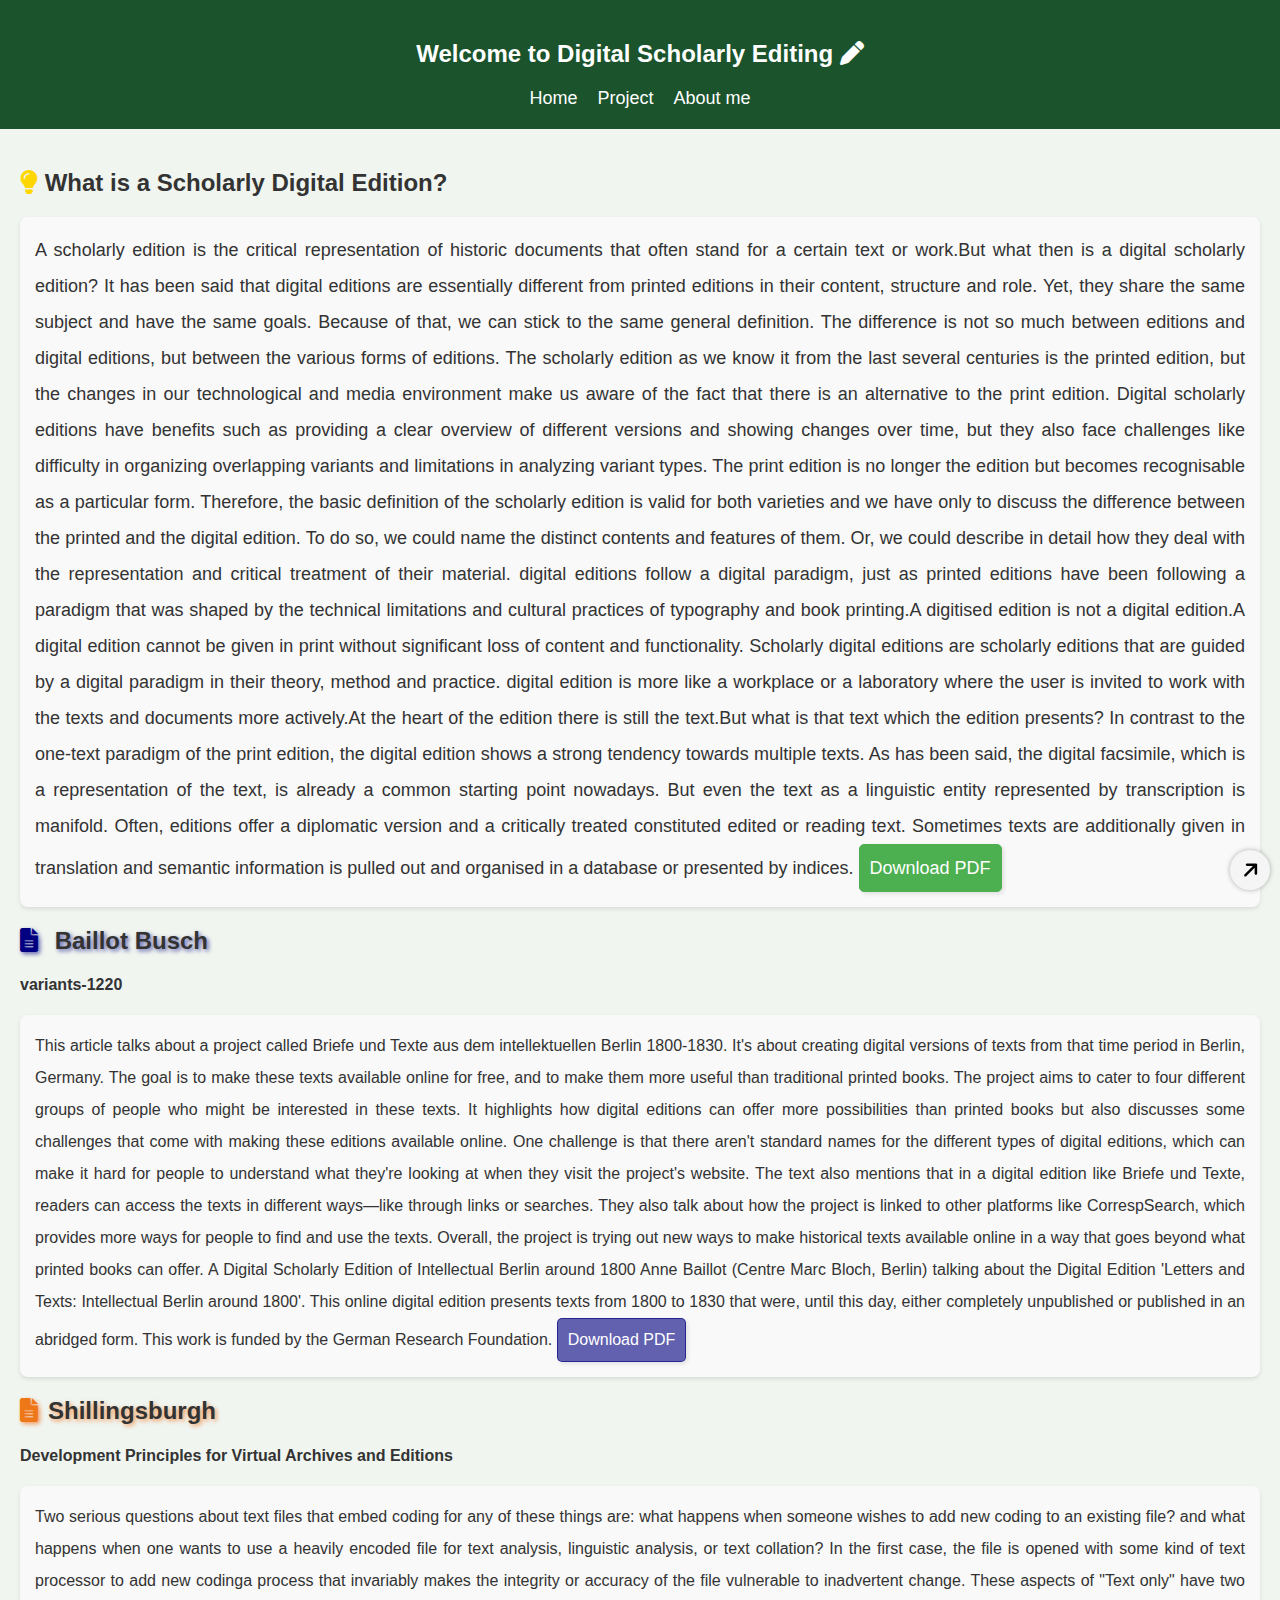
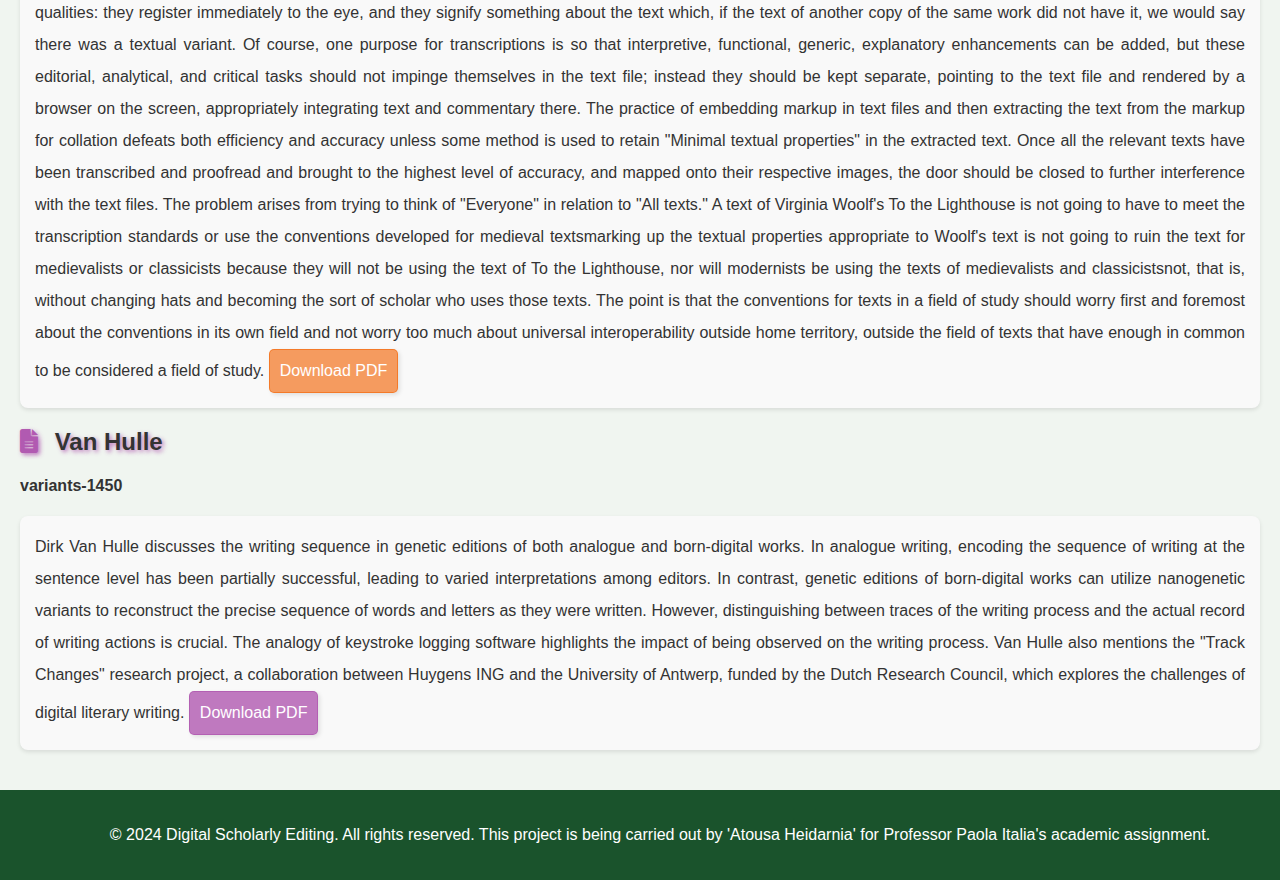
<file: index.html>
<!DOCTYPE html>
<html lang="en">
  <head>
    <meta charset="UTF-8" />
    <meta name="viewport" content="width=device-width, initial-scale=1.0" />
    <title>Philology Website</title>
    <link rel="stylesheet" href="./scholarly.css" />
    <link
      rel="icon"
      type="image/png"
      sizes="32x32"
      href="./android-chrome-192x192.png"
    />
    <link
      rel="stylesheet"
      href="https://cdnjs.cloudflare.com/ajax/libs/font-awesome/6.0.0-beta3/css/all.min.css"
    />
   
  </head>
  <body>
    <header>
      <div class="container">
        <div class="color-changing-text">
          Welcome to Digital Scholarly Editing <i class="fas fa-pen"></i>
        </div>
      </div>
      <nav>
        <ul>
          <li><a href="#"  target="_blank">Home</a></li>
          <li><a href="./project.html" target="_blank">Project</a></li>
          <li><a href="./aboutme.html" target="_blank">About me</a></li>
        </ul>
      </nav>
    </header>
    <main>
      <section>
        <h2>
          <i class="fas fa-lightbulb" style="color: gold"></i> What is a
          Scholarly Digital Edition?
        </h2>
        <p class="pfirst">
          A scholarly edition is the critical representation of historic
          documents that often stand for a certain text or work.But what then is
          a digital scholarly edition? It has been said that digital editions
          are essentially different from printed editions in their content,
          structure and role. Yet, they share the same subject and have the same
          goals. Because of that, we can stick to the same general definition.
          The difference is not so much between editions and digital editions,
          but between the various forms of editions. The scholarly edition as we
          know it from the last several centuries is the printed edition, but
          the changes in our technological and media environment make us aware
          of the fact that there is an alternative to the print edition. Digital
          scholarly editions have benefits such as providing a clear overview of
          different versions and showing changes over time, but they also face
          challenges like difficulty in organizing overlapping variants and
          limitations in analyzing variant types. The print edition is no longer
          the edition but becomes recognisable as a particular form. Therefore,
          the basic definition of the scholarly edition is valid for both
          varieties and we have only to discuss the difference between the
          printed and the digital edition. To do so, we could name the distinct
          contents and features of them. Or, we could describe in detail how
          they deal with the representation and critical treatment of their
          material. digital editions follow a digital paradigm, just as printed
          editions have been following a paradigm that was shaped by the
          technical limitations and cultural practices of typography and book
          printing.A digitised edition is not a digital edition.A digital
          edition cannot be given in print without significant loss of content
          and functionality. Scholarly digital editions are scholarly editions
          that are guided by a digital paradigm in their theory, method and
          practice. digital edition is more like a workplace or a laboratory
          where the user is invited to work with the texts and documents more
          actively.At the heart of the edition there is still the text.But what
          is that text which the edition presents? In contrast to the one-text
          paradigm of the print edition, the digital edition shows a strong
          tendency towards multiple texts. As has been said, the digital
          facsimile, which is a representation of the text, is already a common
          starting point nowadays. But even the text as a linguistic entity
          represented by transcription is manifold. Often, editions offer a
          diplomatic version and a critically treated constituted edited or
          reading text. Sometimes texts are additionally given in translation
          and semantic information is pulled out and organised in a database or
          presented by indices.
          <a
            href="./(2016) Digital-Scholarly-Editing-Theories-Practices DRISCOLL-PIERAZZO (1).pdf"
            download
            id="downloadLink"
            >Download PDF</a
          >
        </p>
      </section>
      <section>
        <h2 id="baillot">
          <i class="fas fa-file-alt"></i> Baillot Busch
          <h4>variants-1220</h4>
        </h2>
        <p class="baillot">
          This article talks about a project called Briefe und Texte aus dem
          intellektuellen Berlin 1800-1830. It's about creating digital versions
          of texts from that time period in Berlin, Germany. The goal is to make
          these texts available online for free, and to make them more useful
          than traditional printed books. The project aims to cater to four
          different groups of people who might be interested in these texts. It
          highlights how digital editions can offer more possibilities than
          printed books but also discusses some challenges that come with making
          these editions available online. One challenge is that there aren't
          standard names for the different types of digital editions, which can
          make it hard for people to understand what they're looking at when
          they visit the project's website. The text also mentions that in a
          digital edition like Briefe und Texte, readers can access the texts in
          different ways—like through links or searches. They also talk about
          how the project is linked to other platforms like CorrespSearch, which
          provides more ways for people to find and use the texts. Overall, the
          project is trying out new ways to make historical texts available
          online in a way that goes beyond what printed books can offer. A
          Digital Scholarly Edition of Intellectual Berlin around 1800 Anne
          Baillot (Centre Marc Bloch, Berlin) talking about the Digital Edition
          'Letters and Texts: Intellectual Berlin around 1800'. This online
          digital edition presents texts from 1800 to 1830 that were, until this
          day, either completely unpublished or published in an abridged form.
          This work is funded by the German Research Foundation.
          <a
            id="sec"
            href="./Baillot Busch 2021 variants-1220.pdf"
            download
            id="downloadLink"
            >Download PDF</a
          >
        </p>
      </section>
      <section>
        <h2 id="shilli">
          <i class="fas fa-file-alt" style="color: rgb(238, 119, 23)"></i
          >Shillingsburgh
          <h4>Development Principles for Virtual Archives and Editions</h4>
        </h2>
        <p class="shilli">
          Two serious questions about text files that embed coding for any of
          these things are: what happens when someone wishes to add new coding
          to an existing file? and what happens when one wants to use a heavily
          encoded file for text analysis, linguistic analysis, or text
          collation? In the first case, the file is opened with some kind of
          text processor to add new coding­­a process that invariably makes the
          integrity or accuracy of the file vulnerable to inadvertent change.
          These aspects of "Text only" have two qualities: they register
          immediately to the eye, and they signify something about the text
          which, if the text of another copy of the same work did not have it,
          we would say there was a textual variant. Of course, one purpose for
          transcriptions is so that interpretive, functional, generic,
          explanatory enhancements can be added, but these editorial,
          analytical, and critical tasks should not impinge themselves in the
          text file; instead they should be kept separate, pointing to the text
          file and rendered by a browser on the screen, appropriately
          integrating text and commentary there. The practice of embedding
          markup in text files and then extracting the text from the markup for
          collation defeats both efficiency and accuracy unless some method is
          used to retain "Minimal textual properties" in the extracted text.
          Once all the relevant texts have been transcribed and proofread and
          brought to the highest level of accuracy, and mapped onto their
          respective images, the door should be closed to further interference
          with the text files. The problem arises from trying to think of
          "Everyone" in relation to "All texts." A text of Virginia Woolf's To
          the Lighthouse is not going to have to meet the transcription
          standards or use the conventions developed for medieval texts­­marking
          up the textual properties appropriate to Woolf's text is not going to
          ruin the text for medievalists or classicists because they will not be
          using the text of To the Lighthouse, nor will modernists be using the
          texts of medievalists and classicists­­not, that is, without changing
          hats and becoming the sort of scholar who uses those texts. The point
          is that the conventions for texts in a field of study should worry
          first and foremost about the conventions in its own field and not
          worry too much about universal interoperability outside home
          territory, outside the field of texts that have enough in common to be
          considered a field of study.
          <a
            id="third"
            href="./Shillingsburgh - Development Principles for Virtual Archives and Editions.pdf"
            download
            id="downloadLink"
            >Download PDF</a
          >
        </p>
      </section>
      <section>
        <h2 id="van">
          <i class="fas fa-file-alt" style="color: #b15ab1"></i> Van Hulle
          <h4>variants-1450</h4>
        </h2>
        <p class="van">
          Dirk Van Hulle discusses the writing sequence in genetic editions of both analogue and born-digital works. In analogue writing, encoding the sequence of writing at the sentence level has been partially successful, leading to varied interpretations among editors. In contrast, genetic editions of born-digital works can utilize nanogenetic variants to reconstruct the precise sequence of words and letters as they were written. However, distinguishing between traces of the writing process and the actual record of writing actions is crucial. The analogy of keystroke logging software highlights the impact of being observed on the writing process. Van Hulle also mentions the "Track Changes" research project, a collaboration between Huygens ING and the University of Antwerp, funded by the Dutch Research Council, which explores the challenges of digital literary writing.
          <a
          id="forth"
          href="./Van Hulle - variants-1450.pdf"
          download
          id="downloadLink"
          >Download PDF</a
        </p>
    </main>
    <footer>
      <p>
        &copy; 2024 Digital Scholarly Editing. All rights reserved. This project
        is being carried out by 'Atousa Heidarnia' for Professor Paola Italia's
        academic assignment.
      </p>
      <a href="#" class="back-to-top">
        <i class="fas fa-arrow-up"></i>
      </a>
    
    </footer>
  </body>
</html>
</file>
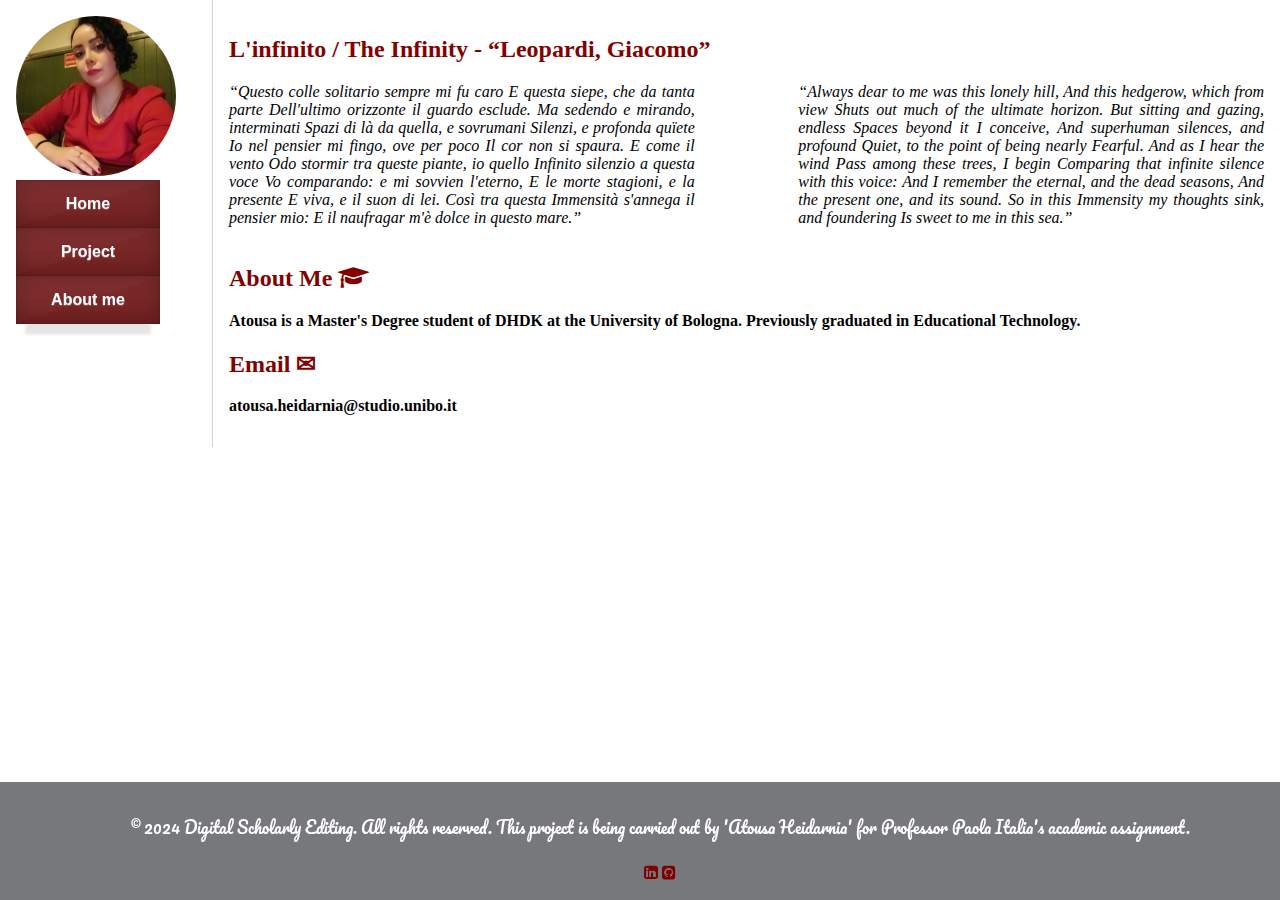
<file: aboutme.html>
<!DOCTYPE html>
<html lang="en">
  <head>
    <meta charset="UTF-8" />
    <meta http-equiv="X-UA-Compatible" content="IE=edge" />
    <meta name="viewport" content="width=device-width, initial-scale=1.0" />
    <title>About Me</title>
    <link rel="stylesheet" href="./aboutme.css" />
       <link
      rel="icon"
      type="image/png"
      sizes="32x32"
      href="./android-chrome-192x192.png"
    />
    <link
    <link
      rel="stylesheet"
      href="https://cdnjs.cloudflare.com/ajax/libs/font-awesome/4.7.0/css/font-awesome.min.css"
    />
    <style>
      body {
        margin: 0;
        box-sizing: border-box;
      }

      .container {
        line-height: 150%;
      }
      h2{color: #830200;;}

      .header {
        display: flex;
        justify-content: space-between;
        align-items: center;
        padding: 15px;
        background-color: #656669e1;
      }

      .header h1 {
        font-size: 30px;
        font-family: "Pacifico", cursive;
        color: white;
      }

      .left {
        float: left;
        width: 180px;
        margin: 0;
        padding: 1em;
      }

      .left img {
        border-radius: 50%;
        transition: transform 0.3s ease-in-out;
      }

      .left img:hover {
        transform: scale(1.1);
      }

      .content {
        margin-left: 190px;
        border-left: 1px solid #d4d4d4;
        padding: 1em;
        overflow: hidden;
      }

      ul {
        list-style-type: none;
        margin: 0;
        padding: 0;
        font-family: sans-serif;
      }

      li a {
        display: block;
        color: #000;
        padding: 8px 16px;
        text-decoration: none;
      }

      li a.active {
        background-color: #84e4e2;
        color: white;
      }

      li a:hover:not(.active) {
        background-color: #29292a;
        color: white;
      }

      .poem-container {
        display: flex;
        justify-content: space-between;
      }

      .poem {color: #830200;
        text-align: justify;
        flex-basis: 45%;
      }

      .poem q {
        font-style: italic;
        color:black;
      }


    </style>
  </head>
  <body>

      <aside class="left">
        <img src="./me.jpg" alt="mypicture" width="160px" />
        <nav class="mainNav">
          <ul>
            <li>
              <a href="./index.html" target="_blank" data-title="Home"  target="_blank">Home</a>
            </li>
            <li>
              <a
                href="./project.html"
                target="_blank"
                data-title="Project"
                >Project</a
              >
            </li>

            </li>
            <li><a href="#" target="_blank" data-title="About me"  target="_blank">About me</a></li>
          </ul>
          <br />
        </nav>
      </aside>

      <main class="content">
        <div class="title-section">
          <h2 class="title">L'infinito / The Infinity - <q>Leopardi, Giacomo</q></h2>
          <div class="poem-container">
            <div class="poem">
              <q
              >Questo colle solitario sempre mi fu caro E questa siepe, che da
              tanta parte Dell'ultimo orizzonte il guardo esclude. Ma sedendo
              e mirando, interminati Spazi di là da quella, e sovrumani
              Silenzi, e profonda quïete Io nel pensier mi fingo, ove per poco
              Il cor non si spaura. E come il vento Odo stormir tra queste
              piante, io quello Infinito silenzio a questa voce Vo comparando:
              e mi sovvien l'eterno, E le morte stagioni, e la presente E
              viva, e il suon di lei. Così tra questa Immensità s'annega il
              pensier mio: E il naufragar m'è dolce in questo mare.</q
            > 
            </div>
            <div class="poem">
              <q
                >Always dear to me was this lonely hill, And this hedgerow,
                which from view Shuts out much of the ultimate horizon. But
                sitting and gazing, endless Spaces beyond it I conceive, And
                superhuman silences, and profound Quiet, to the point of being
                nearly Fearful. And as I hear the wind Pass among these trees, I
                begin Comparing that infinite silence with this voice: And I
                remember the eternal, and the dead seasons, And the present one,
                and its sound. So in this Immensity my thoughts sink, and
                foundering Is sweet to me in this sea.</q
              >
              
            </div>
          </div>
        </div>
        <br />
        <h2>
          About Me <i class="fa fa-graduation-cap" aria-hidden="true"></i>
        </h2>
        <p style="color: black;">
          Atousa is a Master's Degree student of DHDK at the University of
          Bologna. Previously graduated in Educational Technology.
        </p>
        <h2>Email <span class="email-icon">✉</span></h2>
        <p>
          <a id="uniqemail" href="mailto:atousa.heidarnia@studio.unibo.it">atousa.heidarnia@studio.unibo.it
            </a >
        </p>
      </main>
      <footer class="footer">
        <p>
            &copy; 2024 Digital Scholarly Editing. All rights reserved. This project
            is being carried out by 'Atousa Heidarnia' for Professor Paola Italia's
            academic assignment.
          </p>
        <a href="https://www.linkedin.com/in/atousa-heidarnia/" target="_blank"><i class="fa fa-linkedin-square" aria-hidden="true"></i></a>
        <a href="https://github.com/Atousa95" target="_blank"><i class="fa fa-github-square" aria-hidden="true"></i></a>
      </footer>

   
  </body>
</html>
</file>
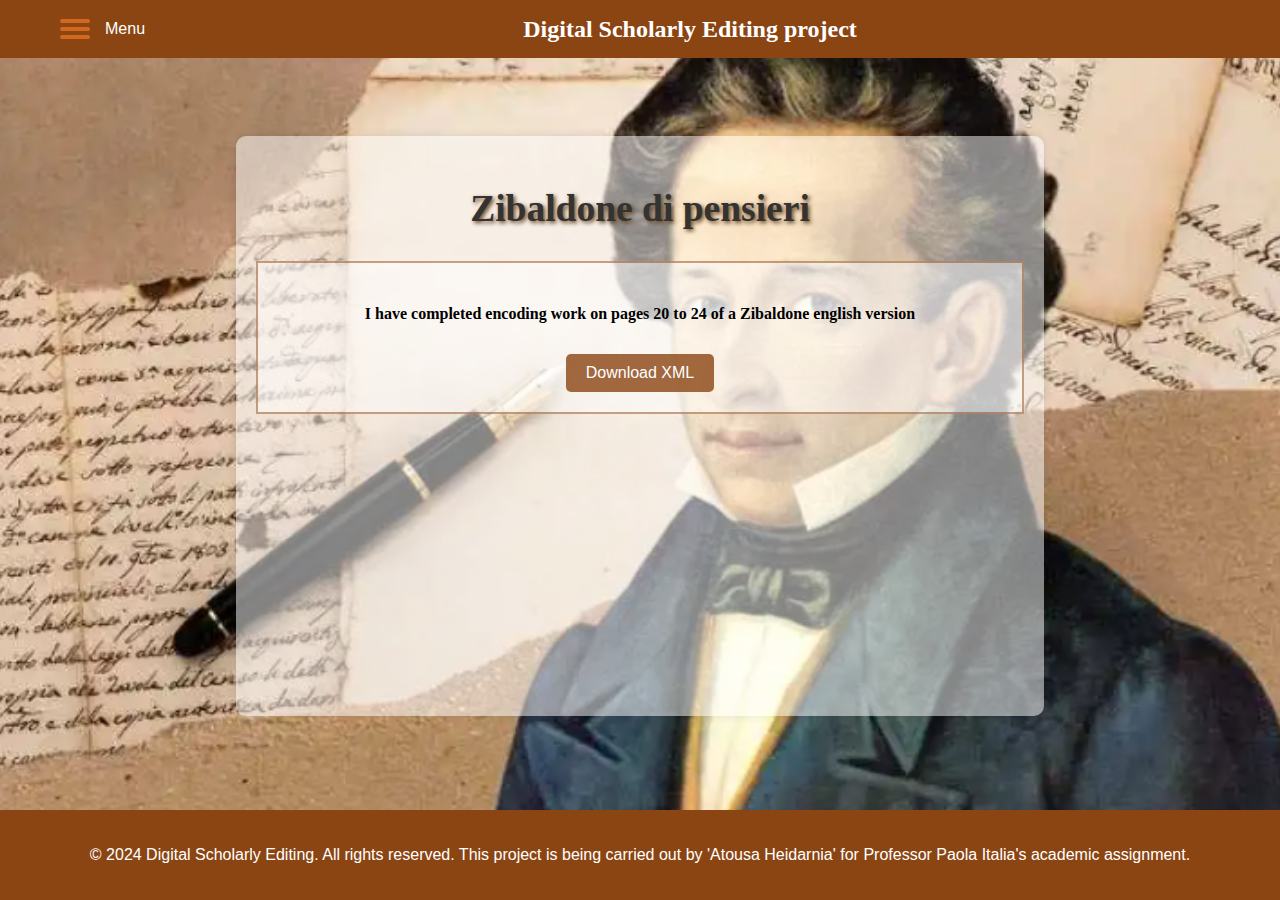
<file: project.html>
<!DOCTYPE html>
<html lang="en">
  <head>
    <meta charset="UTF-8" />
    <meta name="viewport" content="width=device-width, initial-scale=1.0" />
    <title>Digital Scholarly Editing</title>
    <link rel="stylesheet" href="./project.css" />
       <link
      rel="icon"
      type="image/png"
      sizes="32x32"
      href="./android-chrome-192x192.png"
    />
    <link
    <style>body {
    font-family: Arial, sans-serif;
    margin: 0;
    padding: 0;
    background-image: url('leopardi.png');
    background-size: cover;
    background-position: center;
    background-attachment: fixed;
    opacity: 1;
    min-height: 100vh;
    position: relative;
  }
  </style>
  </head>
  <body>
    <nav class="navbar">
      <div class="container">
        <div class="menu">
          <div class="chocolate-menu">
            <div class="chocolate-bar"></div>
            <div class="chocolate-bar"></div>
            <div class="chocolate-bar"></div>
          </div>
          <div class="dropdown">
            <button class="dropbtn">Menu <i class="fas fa-bars"></i></button>
            <div class="dropdown-content">
              <a href="index.html"  target="_blank">Home</a>
              <a href="#"  target="_blank">Project</a>
              <a href="aboutme.html" target="_blank" >About me</a>
            </div>
          </div>
        </div>
        <div class="center-text">
          <h1>Digital Scholarly Editing project</h1>
        </div>
      </div>
    </nav>

    <div class="center-container">
      <div class="cover">
        <h2>Zibaldone di pensieri</h2>
      </div>

      <div class="xml-box">
        <h4>I have completed encoding work on pages 20 to 24 of a Zibaldone english version </h4>
        <a href="./Zibaldone20-24.xml" download="data.xml" class="download-btn">Download XML</a
        >
      </div>
    </div>

    <footer>
      <p>
        &copy; 2024 Digital Scholarly Editing. All rights reserved. This project
        is being carried out by 'Atousa Heidarnia' for Professor Paola Italia's
        academic assignment.
      </p>
    </footer>
  </body>
</html>
</file>
<file: scholarly.css>
body {
    font-family: Arial, sans-serif;
    margin: 0;
    padding: 0;
    background-color: #f0f5f0; /* light green background */
    color: #333; /* dark text color */
}

header {
    background-color: #1a532c; /* dark green header background */
    padding: 20px;
    color: #fff; /* white text color */
}

header h1 {
    margin: 0;
}
nav {
    display: flex;
    justify-content: center;
}

nav ul {
    list-style-type: none;
    padding: 0;
    margin: 0;
    display: flex;
}

nav ul li {
    margin-right: 20px;
}

nav ul li:last-child {
    margin-right: 0; /* Remove margin from the last item */
}

nav ul li a {
    color: #fff;
    text-decoration: none;
}


main {
    padding: 20px;
}

/* Additional style for the footer */
footer {
    position: relative;
    bottom: 0;
    width: 100%; /* Make the footer span the entire width */
    background-color: #1a532c; /* Dark green background */
    color: #fff; /* White text color */
    padding: 20px;
    text-align: center;
}


/* Paragraph Styles */
main p {
    font-size: 16px;
    line-height: 1.6;
    color: #333;
    padding: 15px;
    background-color: #f9f9f9;
    border-radius: 8px;
    box-shadow: 0 2px 4px rgba(0, 0, 0, 0.1);
    margin-bottom: 20px; /* Add bottom margin to paragraphs */
}

/* First Paragraph Styles */
main p:first-child {
    font-size: 20px;
    font-weight: bold;
    color: #555;
    background-color: #fff;
    padding: 20px;
    border: 2px solid #ccc;
}

.navbar {
    position: fixed;
    top: 0;
    left: 0;
    width: 100%;
    background-color: #8B4513; /* Brown color */
    padding: 20px;
    z-index: 1000; /* Ensure it's on top of other elements */
}



.dropdown {
    position: relative;
    display: inline-block;
}

.dropdown-content {
    display: none;
    position: absolute;
    background-color: #f9f9f9;
    min-width: 160px;
    box-shadow: 0 8px 16px 0 rgba(0,0,0,0.2);
    z-index: 1;
}

.dropdown-content a {
    color: black;
    padding: 12px 16px;
    text-decoration: none;
    display: block;
}

.dropdown-content a:hover {
    background-color: #ddd;
}

.dropdown:hover .dropdown-content {
    display: block;
}

.text-with-icon {
    display: flex;
    align-items: center;
    justify-content: flex-start;
    font-size: 24px;
    text-align: center;
    padding: 20px;
}

.text-with-icon p {
    margin: 0;
}

.text-with-icon i {
    margin-left: 10px; /* Adjust the spacing between text and icon */
}

.container {
    max-width: 1200px;
    margin: 0 auto;
    padding: 0 20px;
}

.color-changing-text {
    font-size: 24px;
    text-align: center;
    padding: 20px;
    animation: rainbow 5s infinite; /* Apply the rainbow animation */
    font-weight: bold; /* Make the text bold */
}

@keyframes rainbow {
    0% { color: #e70c0c; } /* Red */
    20% { color: #ff7f00; } /* Orange */
    40% { color: #ffff00; } /* Yellow */
    60% { color: #00ff00; } /* Green */
    80% { color: #7676ca78; } /* Blue */
    100% { color: #b15ab1; } /* Magenta */
}

.pfirst {line-height: 2;
font-size: large;
text-align:justify
}


nav ul {
    list-style-type: none;
    margin: 0;
    padding: 0;
    text-align: center;
}

nav ul li {
    display: inline;
    margin-right: 20px;
}

nav ul li:last-child {
    margin-right: 0;
}

nav ul li a {
    color: #fff;
    text-decoration: none;
    font-size: 18px;
}

main {
    padding: 20px;
}
/* Initial styling for the section */
section {
    margin-bottom: 20px;
    transition: transform 0.5s ease-in-out; /* Add transition with ease-in-out timing */
}

/* When hovering over the section, scale it to 1.02 times its original size */
section:hover {
    transform: scale(1.02);
}

/* When the section has the 'clicked' class, keep it scaled to 1.02 times its original size */
section.clicked {
    transform: scale(1.02);
}


/* Styles for article container */
.article-container {
    width: 80%;
    margin: 20px auto;
}

.article {
    background-color: #f9f9f9;
    padding: 20px;
    margin-bottom: 20px;
    border-radius: 8px;
    box-shadow: 0 2px 4px rgba(0, 0, 0, 0.1);
}

.article h2 {
    color: #333;
}

.article p {
    color: #666;
}

/* Pagination styles */
.pagination {
    text-align: center;
    margin-top: 20px;
}

.pagination a {
    color: #007bff;
    text-decoration: none;
    padding: 8px 16px;
    border: 1px solid #007bff;
    border-radius: 4px;
    margin: 0 5px;
}

.pagination a:hover {
    background-color: #007bff;
    color: #fff;
}

.pagination .prev {
    float: left;
}

.pagination .next {
    float: right;
}
#downloadLink {
    display: inline-block;
    padding: 5px 10px;
    background-color: #4CAF50; /* Green background color */
    color: white;
    text-decoration: none;
    border: 1px solid #4CAF50; /* Green border */
    border-radius: 5px; /* Rounded corners */
    box-shadow: 2px 2px 4px rgba(0, 0, 0, 0.1); /* Subtle shadow */
    transition: background-color 0.3s, color 0.3s, border-color 0.3s, box-shadow 0.3s; /* Smooth transition */
}

#downloadLink:hover {
    background-color: white;
    color: #4CAF50;
    border-color: #4CAF50;
    box-shadow: 2px 2px 4px rgba(0, 0, 0, 0.3); /* Slightly stronger shadow on hover */
}

#downloadLink:active {
    background-color: #4CAF50; /* Green background color on click */
    color: white;
    border-color: #4CAF50;
    box-shadow: none; /* Remove shadow on click */
}
/* Your custom CSS file (styles.css) */
h2 .fa-file-alt {
    color: navy; /* Set the color to navy */
    margin-right: 10px; /* Adjust the spacing between the icon and the text */
}
#baillot {/* Your custom CSS file (styles.css) */
      text-shadow: 2px 2px 4px rgba(0, 0, 128, 0.611); /* Add navy shadow to the text */
    }
.baillot {line-height:2;
font-size: medium;
text-align:justify;}
#shilli{text-shadow: 2px 2px 4px rgba(242, 104, 12, 0.652); /* Add navy shadow to the text */}
 
#sec{display: inline-block;
    padding: 5px 10px;
    background-color: rgba(0, 0, 128, 0.611); /* Green background color */
    color: white;
    text-decoration: none;
    border: 1px solid rgba(0, 0, 128, 0.611); /* Green border */
    border-radius: 5px; /* Rounded corners */
    box-shadow: 2px 2px 4px rgba(0, 0, 0, 0.1); /* Subtle shadow */
    transition: background-color 0.3s, color 0.3s, border-color 0.3s, box-shadow 0.3s;}

#sec:hover {
    background-color: white;
    color:rgba(0, 0, 128, 0.611);
    border-color: rgba(0, 0, 128, 0.611);
    box-shadow: 2px 2px 4px rgba(0, 0, 0, 0.3); /* Slightly stronger shadow on hover */}

#sec:active {
    background-color:  rgba(0, 0, 128, 0.611); /* Green background color on click */
    color: white;
    border-color:  rgba(0, 0, 128, 0.611);
    box-shadow: none; /* Remove shadow on click */}

.shilli {line-height:2;
    font-size: medium;
    text-align:justify;}   


  #third{display: inline-block;
    padding: 5px 10px;
    background-color: rgba(242, 104, 12, 0.652); /* Green background color */
    color: white;
    text-decoration: none;
    border: 1px solid rgba(242, 104, 12, 0.652); /* Green border */
    border-radius: 5px; /* Rounded corners */
    box-shadow: 2px 2px 4px rgba(0, 0, 0, 0.1); /* Subtle shadow */
    transition: background-color 0.3s, color 0.3s, border-color 0.3s, box-shadow 0.3s;}

  #third:hover {
    background-color: white;
    color:rgba(242, 104, 12, 0.652);
    border-color: rgba(242, 104, 12, 0.652);
    box-shadow: 2px 2px 4px rgba(0, 0, 0, 0.3); /* Slightly stronger shadow on hover */}

  #third:active {
    background-color: rgba(242, 104, 12, 0.652);
    color: white;
    border-color: rgba(242, 104, 12, 0.652);
    box-shadow: none; /* Remove shadow on click */}  

  #van {text-shadow: 2px 2px 4px#b15ab1ce; /* Add navy shadow to the text */
  }

  .van{line-height:2;
    font-size: medium;
    text-align:justify;}


    #forth{display: inline-block;
        padding: 5px 10px;
        background-color: #b15ab1ce; /* Green background color */
        color: white;
        text-decoration: none;
        border: 1px solid #b15ab1ce; /* Green border */
        border-radius: 5px; /* Rounded corners */
        box-shadow: 2px 2px 4px rgba(0, 0, 0, 0.1); /* Subtle shadow */
        transition: background-color 0.3s, color 0.3s, border-color 0.3s, box-shadow 0.3s;}

      #forth:hover {
        background-color: white;
        color:#b15ab1ce;
        border-color: #b15ab1ce;
        box-shadow: 2px 2px 4px rgba(0, 0, 0, 0.3); /* Slightly stronger shadow on hover */}
    
    #forth:active {
        background-color: #b15ab1ce; /* Green background color on click */
        color: white;
        border-color: #b15ab1ce;
        box-shadow: none; /* Remove shadow on click */}  

        .back-to-top {
            position: fixed;
            bottom: 10px;
            right: 10px;
            text-decoration: none;
            font-size: 20px;
            color: rgb(0, 0, 0);
            display: flex;
            flex-direction: column;
            align-items: center;
            justify-content: center;
            width: 40px;
            height: 40px;
            border-radius: 50%;
            background-color: #f5f5f5;
            box-shadow: 0px 0px 5px rgba(0, 0, 0, 0.3);
            transition: color 0.3s ease, transform 0.3s ease, box-shadow 0.3s ease;
          }
          
          .back-to-top:hover {
            color: #a21f08;
            transform: scale(1.1);
            box-shadow: 0px 0px 8px rgba(0, 0, 0, 0.5);
          }
          
          .back-to-top i {
            transform: rotate(45deg);
          }
</file>
<file: aboutme.css>
@import url('https://fonts.googleapis.com/css2?family=Pacifico&display=swap');

body {
	margin: 0;
	box-sizing: border-box;
}

.container {
    position: relative;
}





.header .social a {
	padding: 0 5px;
	color: #2222224d;
}

.left {
	float: left;
	width: 180px;
	margin: 0;
	padding: 1em;
}
/* Add this CSS code to make images hoverable */
.left img {
  border-radius: 50%;
  transition: transform 0.3s ease-in-out;
}
.left img:hover {
  transform: scale(1.1); /* You can adjust the scale factor as needed */
}

.content {
	margin-left: 190px;
	border-left: 1px solid #d4d4d4;
	padding: 1em;
	overflow: hidden;
}

ul {
	list-style-type: none;
	margin: 0;
	padding: 0;
	font-family: sans-serif;
}

li a {
	display: block;
	color: #000;
	padding: 8px 16px;
	text-decoration: none;
}

li a.active {
	background-color: #84e4e2;
	color: white;
}

li a:hover:not(.active) {
	background-color: #29292a;
	color: white;
}

.title-word {
	animation: color-animation 4s linear infinite;
}

.title-word-1 {
	--color-1: #0a479c;
	--color-2: #015701;
	--color-3: #830200;
}

.title-word-2 {
	--color-1: #830200;
	--color-2: #015701;
	--color-3: #0a479c;
}

@keyframes color-animation {
	0% {
		color: var(--color-1);
	}
	32% {
		color: var(--color-1);
	}
	33% {
		color: var(--color-2);
	}
	65% {
		color: var(--color-2);
	}
	66% {
		color: var(--color-3);
	}
	99% {
		color: var(--color-3);
	}
	100% {
		color: var(--color-1);
	}
}
table {
	font-family: arial, sans-serif;
	border-collapse: collapse;
	width: 100%;
	margin: 30px 0;
}

td,
th {
	border: 1px solid #dddddd;
	padding: 8px;
	text-align: center;
}

tr:nth-child(1) {
	background-color: #063874;
	color: white;
}

tr td i.fas {
	display: block;
	font-size: 35px;
	text-align: center;
}


.mainNav {
	float: left;
	transform: perspective(500px);
	transform-style: preserve-3d;
}
.mainNav ul {
	list-style: none;
	padding: 0;
	position: relative;
}
.mainNav ul:after {
	background-color: hsla(0, 0%, 0%, 0.1);
	box-shadow: 0 0.09375em 0.1875em 0.1875em hsla(0, 0%, 0%, 0.1);
	content: '';
	height: 0.375em;
	left: 0.75em;
	position: absolute;
	right: 0.75em;
	top: 100%;
	z-index: -1;
}
.mainNav a {
	background-color: #680404e2;
	background-image: linear-gradient(
			hsla(0, 0%, 100%, 0.05),
			hsla(0, 0%, 0%, 0.05)
		),
		linear-gradient(
			-197.5deg,
			hsla(0, 0%, 100%, 0.025) 50%,
			transparent 50%
		);
	backface-visibility: hidden;
	box-shadow: inset 0 0 0.125em hsla(0, 0%, 0%, 0.25),
		inset 0 0 1.5em hsla(0, 0%, 0%, 0.25);
	color: #ffffff;
	display: block;
	font: bold 1em/3 sans-serif;
	padding: 0 1.5em;
	position: relative;
	text-align: center;
	text-decoration: none;
	text-shadow: 0 1px 1px hsla(0, 0%, 100%, 0.25);
	transition: 0.5s;
	transform-origin: 50% 0;
	transform-style: preserve-3d;
	width: 6em;
}
.mainNav a:after {
	background-color: inherit;
	background-image: linear-gradient(
			hsla(0, 0%, 100%, 0.05),
			hsla(0, 0%, 0%, 0.05)
		),
		linear-gradient(
			-197.5deg,
			hsla(0, 0%, 100%, 0.025) 50%,
			transparent 50%
		),
		linear-gradient(hsla(0, 0%, 0%, 0.25), hsla(0, 0%, 0%, 0.25));
	box-shadow: inset 0 0 0.25em hsla(0, 0%, 0%, 0.2),
		inset 0 0 1.5em hsla(0, 0%, 0%, 0.3);
	bottom: 0;
	color: #fff;
	content: attr(data-title);
	left: 100%;
	line-height: 3;
	position: absolute;
	top: 0;
	transform: rotateY(90deg);
	transform-origin: 0 0;
	width: 100%;
}
.mainNav a:before {
	background-color: inherit;
	background-image: linear-gradient(
			hsla(0, 0%, 100%, 0.07),
			hsla(0, 0%, 0%, 0.07)
		),
		linear-gradient(hsla(0, 0%, 0%, 0.5), hsla(0, 0%, 0%, 0.5));
	bottom: 0;
	content: '';
	height: 9em;
	left: 100%;
	position: absolute;
	top: 0;
	transform-origin: 0 0;
	width: 100%;
}
.mainNav li:nth-child(-n + 2) a:before {
	transform: rotateX(-90deg) translateX(-9em) translateZ(3em);
}
.mainNav li:nth-child(n + 3) a:before {
	transform: rotateX(-90deg) translateX(-9em);
}
.mainNav li:hover a {
	transform: rotateY(-90deg) translateX(-4.5em) translateZ(4.5em);
	z-index: 100;
}

.material-symbols-sharp {
	display: flex;
	justify-content: center;
	@import url('https://fonts.googleapis.com/css2?family=Pacifico&display=swap');

	body {
		margin: 0;
		box-sizing: border-box;
	}

	.container {
		line-height: 150%;
	}

	.header {
		display: flex;
		justify-content: space-between;
		align-items: center;
		padding: 15px;
		background-color: #e9e9e9;
	}

	
	.header .social a {
		padding: 0 5px;
		color: #222222;
	}

	.left {
		float: left;
		width: 180px;
		margin: 0;
		padding: 1em;
	}
	.left img {
		border-radius: 50%;
	}
	.content {
		margin-left: 190px;
		border-left: 1px solid #d4d4d4;
		padding: 1em;
		overflow: hidden;
	}

	ul {
		list-style-type: none;
		margin: 0;
		padding: 0;
		font-family: sans-serif;
	}

	li a {
		display: block;
		color: #000;
		padding: 8px 16px;
		text-decoration: none;
	}

	li a.active {
		background-color: #84e4e2;
		color: white;
	}

	li a:hover:not(.active) {
		background-color: #29292a;
		color: white;
	}

	
	.mainNav {
		float: left;
		transform: perspective(500px);
		transform-style: preserve-3d;
	}
	.mainNav ul {
		list-style: none;
		padding: 0;
		position: relative;
	}
	.mainNav ul:after {
		background-color: hsla(0, 0%, 0%, 0.1);
		box-shadow: 0 0.09375em 0.1875em 0.1875em hsla(0, 0%, 0%, 0.1);
		content: '';
		height: 0.375em;
		left: 0.75em;
		position: absolute;
		right: 0.75em;
		top: 100%;
		z-index: -1;
	}
	.mainNav a {
		background-color: #13005d;
		background-image: linear-gradient(
				hsla(0, 0%, 100%, 0.05),
				hsla(0, 0%, 0%, 0.05)
			),
			linear-gradient(
				-197.5deg,
				hsla(0, 0%, 100%, 0.025) 50%,
				transparent 50%
			);
		backface-visibility: hidden;
		box-shadow: inset 0 0 0.125em hsla(0, 0%, 0%, 0.25),
			inset 0 0 1.5em hsla(0, 0%, 0%, 0.25);
		color: #ffffff;
		display: block;
		font: bold 1em/3 sans-serif;
		padding: 0 1.5em;
		position: relative;
		text-align: center;
		text-decoration: none;
		text-shadow: 0 1px 1px hsla(0, 0%, 100%, 0.25);
		transition: 0.5s;
		transform-origin: 50% 0;
		transform-style: preserve-3d;
		width: 6em;
	}
	.mainNav a:after {
		background-color: inherit;
		background-image: linear-gradient(
				hsla(0, 0%, 100%, 0.05),
				hsla(0, 0%, 0%, 0.05)
			),
			linear-gradient(
				-197.5deg,
				hsla(0, 0%, 100%, 0.025) 50%,
				transparent 50%
			),
			linear-gradient(hsla(0, 0%, 0%, 0.25), hsla(0, 0%, 0%, 0.25));
		box-shadow: inset 0 0 0.25em hsla(0, 0%, 0%, 0.2),
			inset 0 0 1.5em hsla(0, 0%, 0%, 0.3);
		bottom: 0;
		color: #fff;
		content: attr(data-title);
		left: 100%;
		line-height: 3;
		position: absolute;
		top: 0;
		transform: rotateY(90deg);
		transform-origin: 0 0;
		width: 100%;
	}
	.mainNav a:before {
		background-color: inherit;
		background-image: linear-gradient(
				hsla(0, 0%, 100%, 0.07),
				hsla(0, 0%, 0%, 0.07)
			),
			linear-gradient(hsla(0, 0%, 0%, 0.5), hsla(0, 0%, 0%, 0.5));
		bottom: 0;
		content: '';
		height: 9em;
		left: 100%;
		position: absolute;
		top: 0;
		transform-origin: 0 0;
		width: 100%;
	}
	.mainNav li:nth-child(-n + 2) a:before {
		transform: rotateX(-90deg) translateX(-9em) translateZ(3em);
	}
	.mainNav li:nth-child(n + 3) a:before {
		transform: rotateX(-90deg) translateX(-9em);
	}
	.mainNav li:hover a {
		transform: rotateY(-90deg) translateX(-4.5em) translateZ(4.5em);
		z-index: 100;
	}

	.material-symbols-sharp {
		display: flex;
		justify-content: center;
		align-items: center;
	}

	#uniqemail {
		text-decoration: none;
		color: #830200;
		font-weight: bold;
	}

	.content p {
		color: #830200;
		font-weight: bold;
	}
}

#uniqemail {
	text-decoration: none;
	color: #000000;
	font-weight: bold;
}

.content p {
	color: #830200;
	font-weight: bold;
}

  .footer a {
    color: maroon; /* Change the color to maroon */
  }
  .footer {
    position: fixed; /* Change from sticky to fixed */
    bottom: 0; /* Stick it to the bottom */
    width: 100%; /* Make it full width */
    font-family: 'Pacifico', cursive;
    padding: 15px 20px; /* Reduce padding for a thinner appearance */
    background-color: #656669e1;
    color: white;
    text-align: center;
}
</file>
<file: project.css>
body {
    font-family: Arial, sans-serif;
    margin: 0;
    padding: 0;
    background-image: url('leopardi.png');
    background-size: cover;
    background-position: center;
    background-attachment: fixed;
    opacity: 1;
    min-height: 100vh;
    position: relative;
  }
  
  footer {
    background-color: rgba(139, 69, 19, 1);
    color: white;
    padding: 20px 0;
    text-align: center;
    position: fixed;
    bottom: 0;
    width: 100%;
  }
  
  .container {
    max-width: 1200px;
    margin: 0 auto;
    display: flex;
    justify-content: space-between;
    align-items: center;
    padding: 0 20px;
  }
  
  .center-container {
    text-align: center;
    margin: 100px auto;
    width: 60%;
    background-color: rgba(255, 255, 255, 0.8);
    padding: 20px;
    border-radius: 10px;
    box-shadow: 0 0 10px rgba(0, 0, 0, 0.1);
  }
  
  .navbar {
    position: fixed;
    top: 0;
    left: 0;
    width: 100%; /* Adjust to cover the entire width of the page */
    background-color: rgba(139, 69, 19, 1);
    padding: 10px 20px;
    z-index: 1000;
  }
  
  
  .menu {
    display: flex;
    align-items: center;
    margin-left: 20px; /* Add margin to push the menu to the right */
  }
  
  .container {
    max-width: 1200px;
    margin: 0;
    padding: 0;
  }
  
  .center-container {
    text-align: center;
    margin: 100px auto;
    width: 60%;
    background-color: rgba(255, 255, 255, 0.5); /* Adjust the alpha value to make it more transparent */
    padding: 20px;
    border-radius: 10px;
    box-shadow: 0 0 10px rgba(0, 0, 0, 0.1);
    justify-content: center;
    align-items: center;
    height: 60vh;
  }
  
  .cover {
    font-family: 'Ziba', cursive;
    font-size: 25px;
    color: #333; /* رنگ متن */
    text-shadow: 2px 2px 4px #654321; /* سایه قهوه‌ای */
  }
  .chocolate-menu {
    display: flex;
    flex-direction: column;
    justify-content: space-between;
    height: 20px;
    margin-left: 20px; /* Add margin to push the chocolate bar to the right */
  }
  
  .chocolate-bar {
    width: 30px;
    height: 4px;
    background-color: #D2691E; /* Chocolate bar color */
    border-radius: 2px;
  }
  
  h1 {
    font-family: 'Times New Roman', Times, serif;
    color: #fff;
    margin: 0;
    font-size: 24px;
  }
  

  
  .xml-box {
    background-color: rgba(255, 255, 255, 0.5); /* Adjust the alpha value to make it more transparent */
    padding: 20px;
    border: 2px solid rgba(139, 69, 19, 0.5); /* Adjust the alpha value to make it more transparent */
    margin-top: 20px;
  }
  
  .xml-box h2 {
    color: rgba(139, 69, 19, 0.5); /* Adjust the alpha value to make it more transparent */
  }
  
  .download-btn {
    display: inline-block;
    padding: 10px 20px;
    background-color: rgba(139, 69, 19, 0.8);
    color: #fff;
    text-decoration: none;
    border-radius: 5px;
    margin-top: 10px;
  }
  
  .download-btn:hover {
    background-color: #a0522d;
  }
  
  @keyframes blink {
    0% { opacity: 0; } /* Text is invisible at the start */
    50% { opacity: 1; } /* Text becomes fully visible halfway through */
    100% { opacity: 0; } /* Text becomes invisible again at the end */
  }
  
  .center-text {
    text-align: center;
    flex-grow: 1;
    animation: blink 5s infinite ease-in-out; /* Adjust duration to 5s for slower animation */
  }
  
  
  .container {
    display: flex;
    justify-content: space-between;
    align-items: center;
  }
  
  .dropdown {
    position: relative;
  }
  
  .dropbtn {
    background-color: transparent;
    color: white;
    padding: 10px 15px;
    font-size: 16px;
    border: none;
    cursor: pointer;
  }
  
  .dropdown-content {
    display: none;
    position: absolute;
    background-color: #f9f9f9;
    min-width: 160px;
    box-shadow: 0 8px 16px 0 rgba(0, 0, 0, 0.2);
    z-index: 1;
    top: 40px;
  }
  
  .dropdown-content a {
    color: black;
    padding: 12px 16px;
    text-decoration: none;
    display: block;
  }
  
  .dropdown-content a:hover {
    background-color: #ddd;
  }
  
  .dropdown:hover .dropdown-content {
    display: block;
  }
  h4{font-family: 'Ziba', cursive;
    text-align: center;
font-size: medium;

}
</file>
